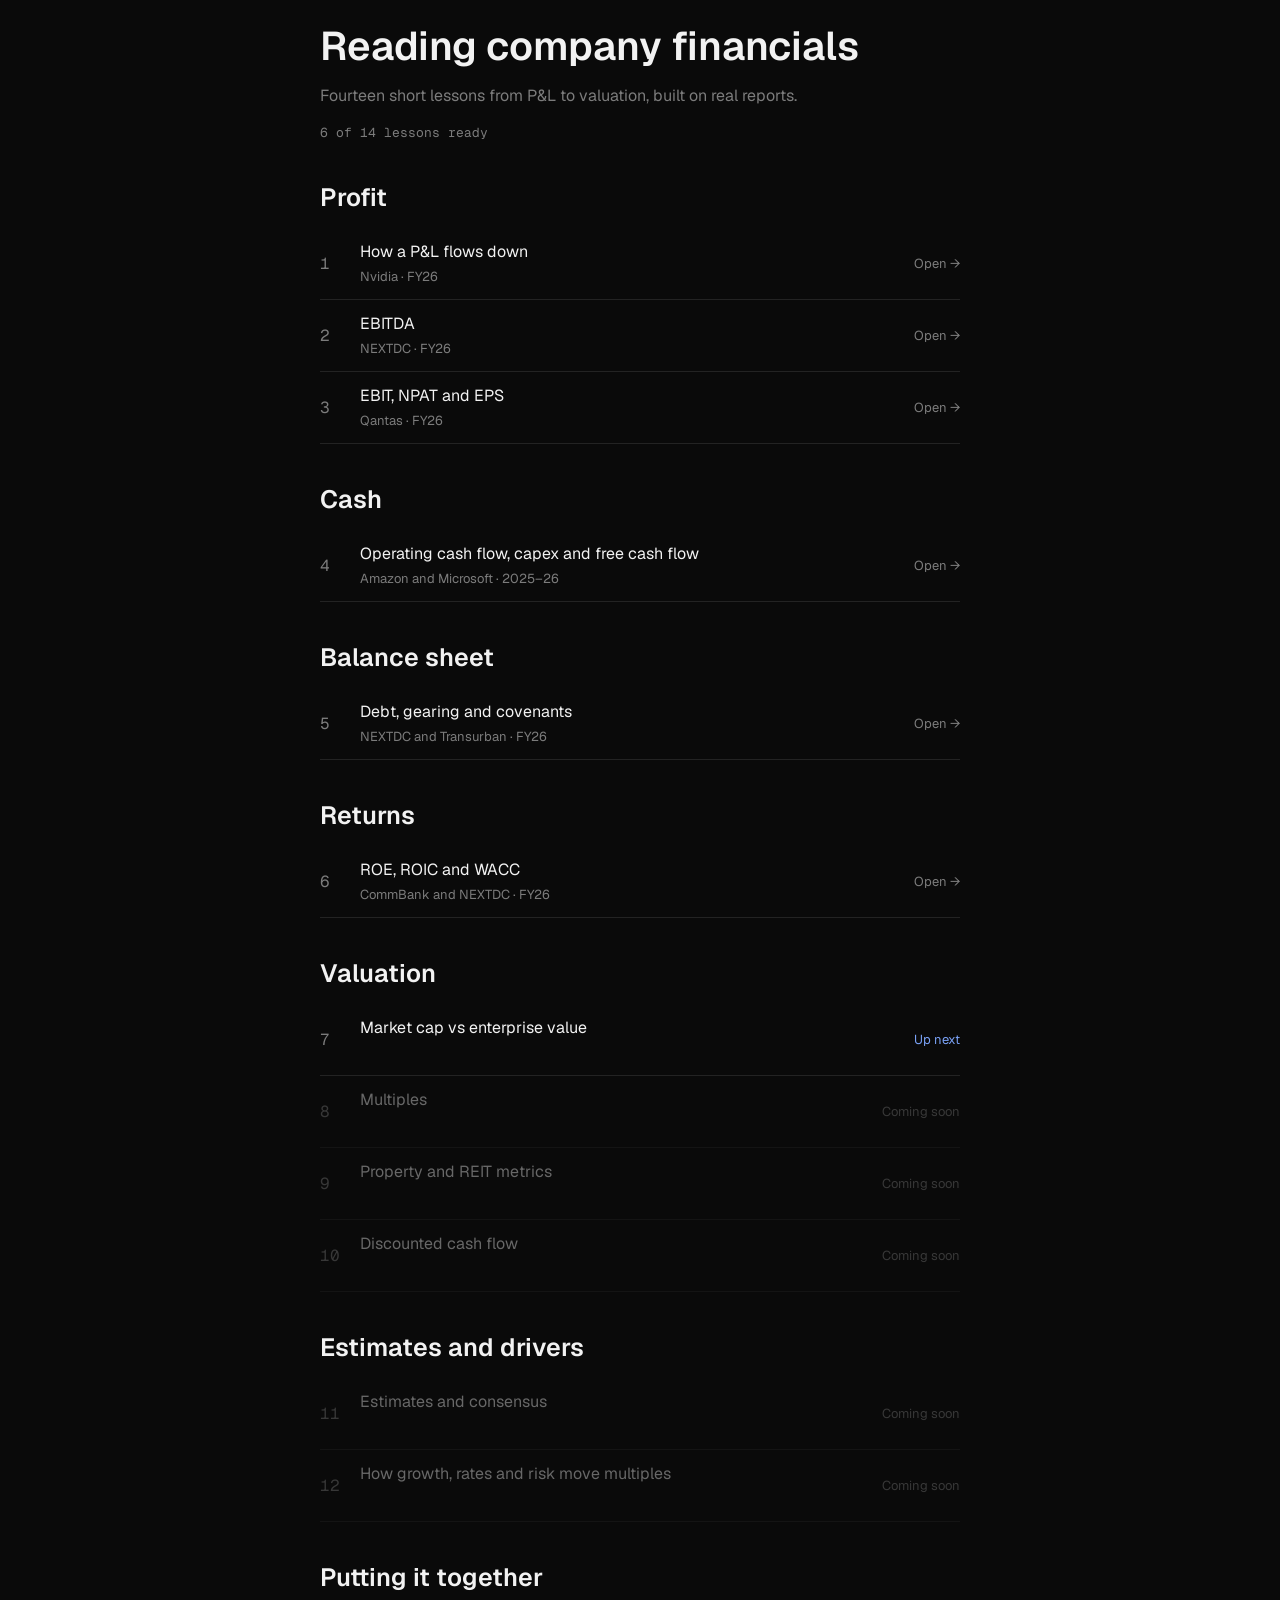
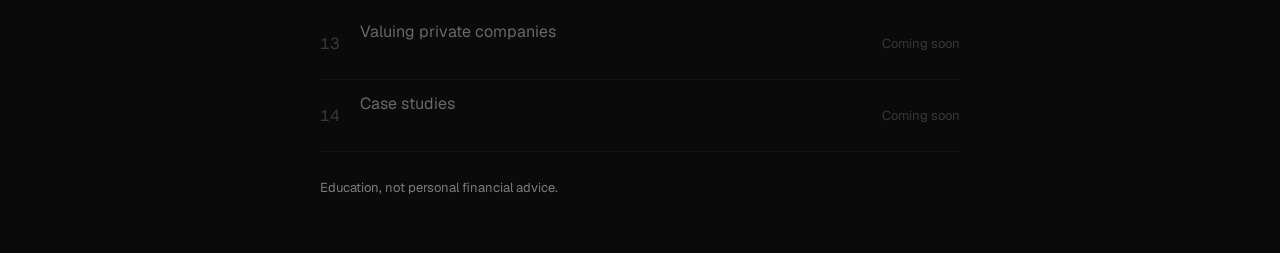
<file: index.html>
<!doctype html><html lang="en"><head><meta charset="utf-8"><meta name="viewport" content="width=device-width,initial-scale=1,viewport-fit=cover"><meta name="robots" content="noindex"><link rel="icon" href="data:,"><title>Reading company financials</title><link rel="stylesheet" href="assets/style.css"></head><body>
<main><h1 id="t"></h1><p id="p" style="color:var(--m)"></p><p class="mono lbl" id="prog"></p><div id="list"></div><p class="disc">Education, not personal financial advice.</p></main>
<script src="assets/lessons.js"></script><script>
const C=COURSE,L=LESSONS;t.textContent=C.title;p.textContent=C.promise;
prog.textContent=Object.values(L).filter(x=>x.status=="done").length+" of 14 lessons ready";
list.innerHTML=C.parts.map(pt=>`<h2>${pt.name}</h2>`+pt.ids.map(i=>{const x=L[i],s=x.status;
const built=s=='done';return `<${built?'a':'div'} class="lr ${s}"${built?` href="lesson-${i}.html"`:''}><span class="n">${i}</span><span class="tt">${x.title}<br><span class="lbl">${x.company?x.company+' · '+x.period:'&nbsp;'}</span></span><span class="st ${s}">${s=='done'?'Open →':s=='next'?'Up next':'Coming soon'}</span></${built?'a':'div'}>`}).join('')).join('');
</script></body></html>
</file>
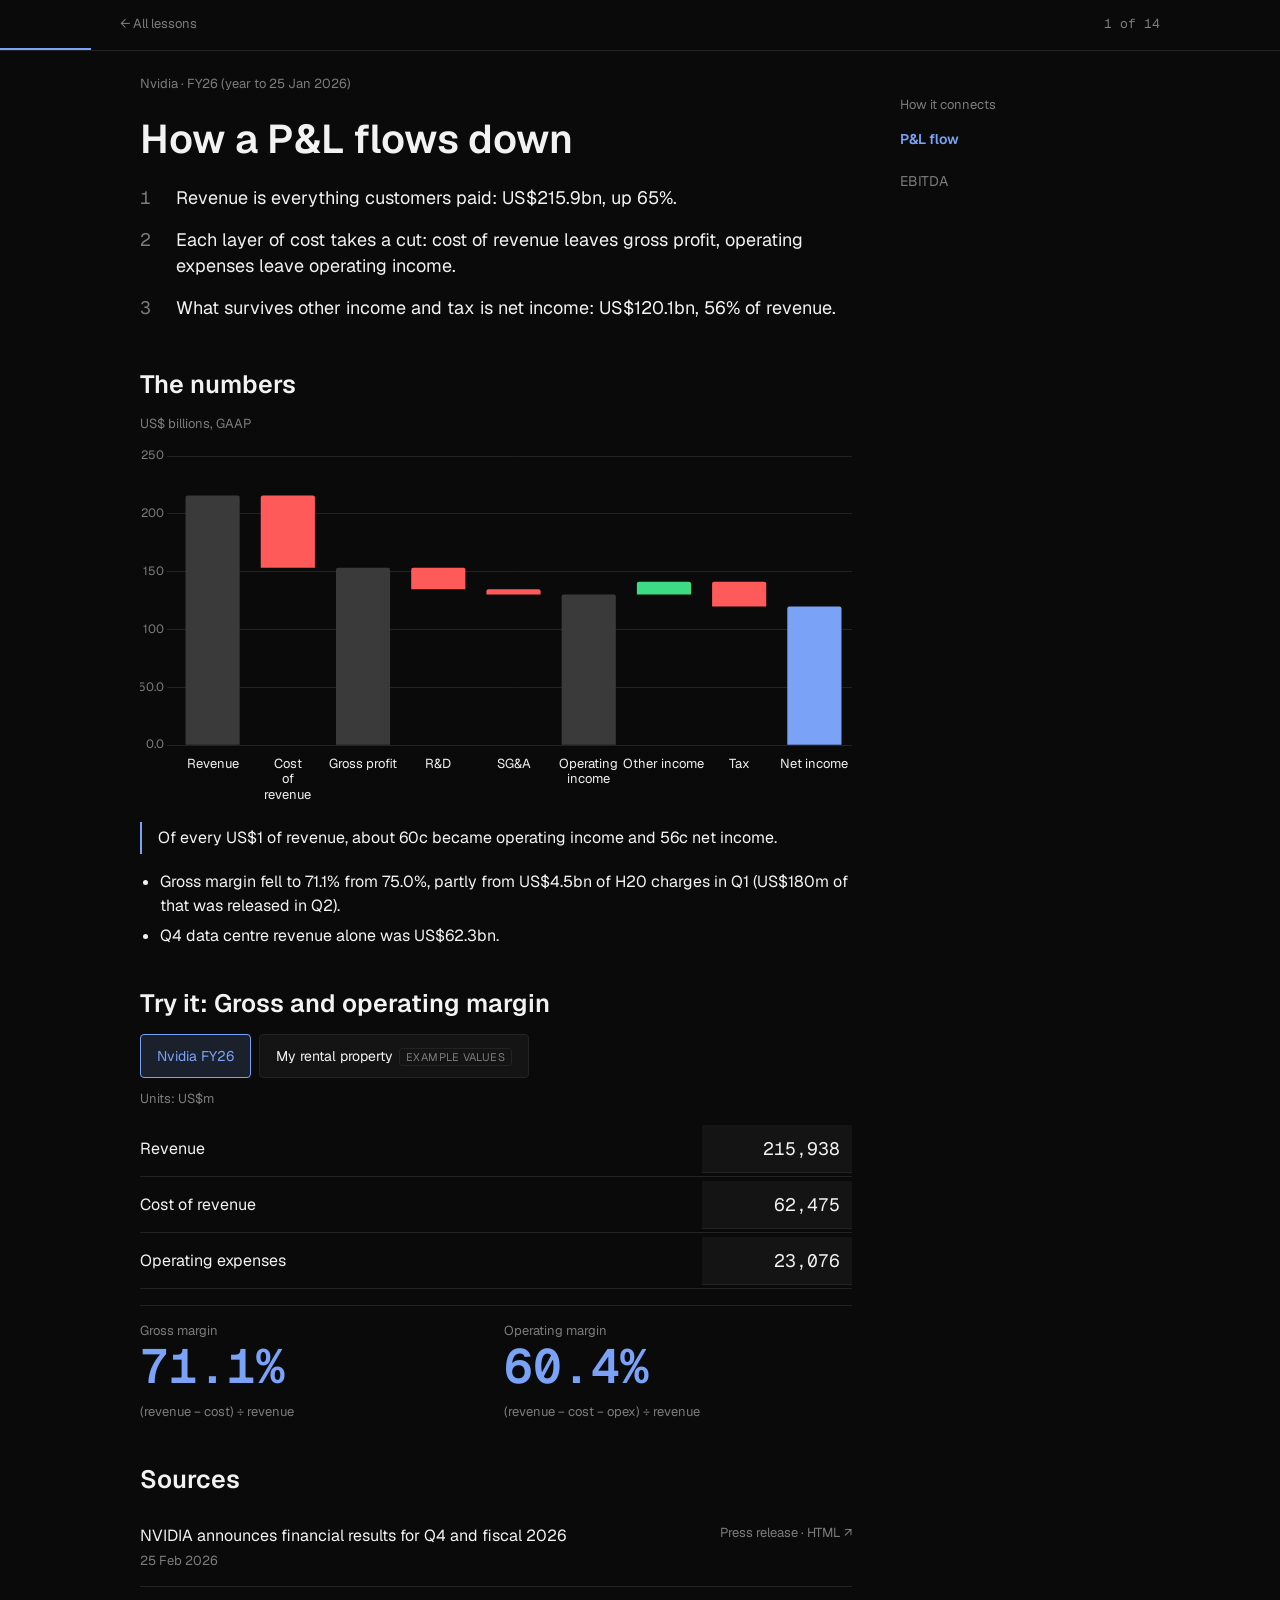
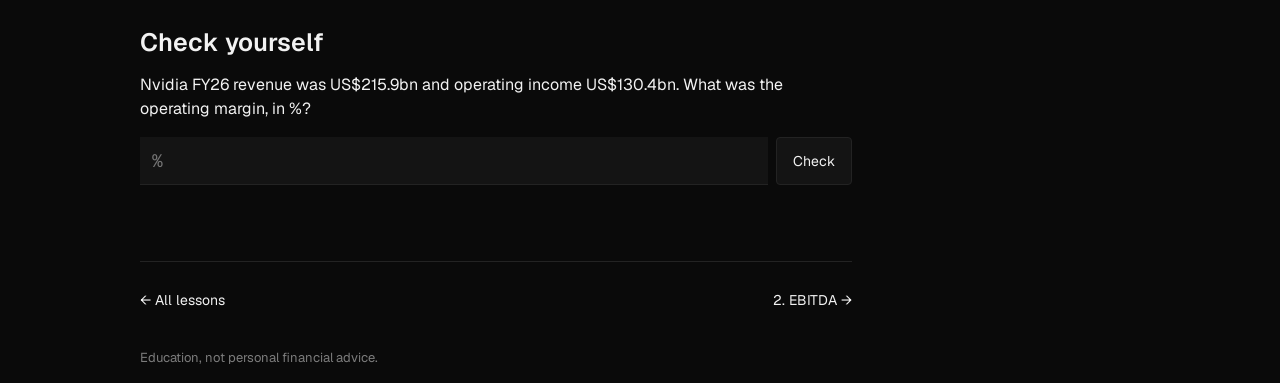
<file: lesson-1.html>
<!doctype html><html lang="en"><head><meta charset="utf-8"><meta name="viewport" content="width=device-width,initial-scale=1,viewport-fit=cover"><meta name="robots" content="noindex"><link rel="icon" href="data:,"><title>Lesson 1</title><link rel="stylesheet" href="assets/style.css"></head>
<body data-lesson="1"><noscript>This lesson needs JavaScript.</noscript>
<script src="assets/chart.umd.js"></script><script src="assets/lessons.js"></script><script src="assets/lesson.js"></script></body></html>
</file>
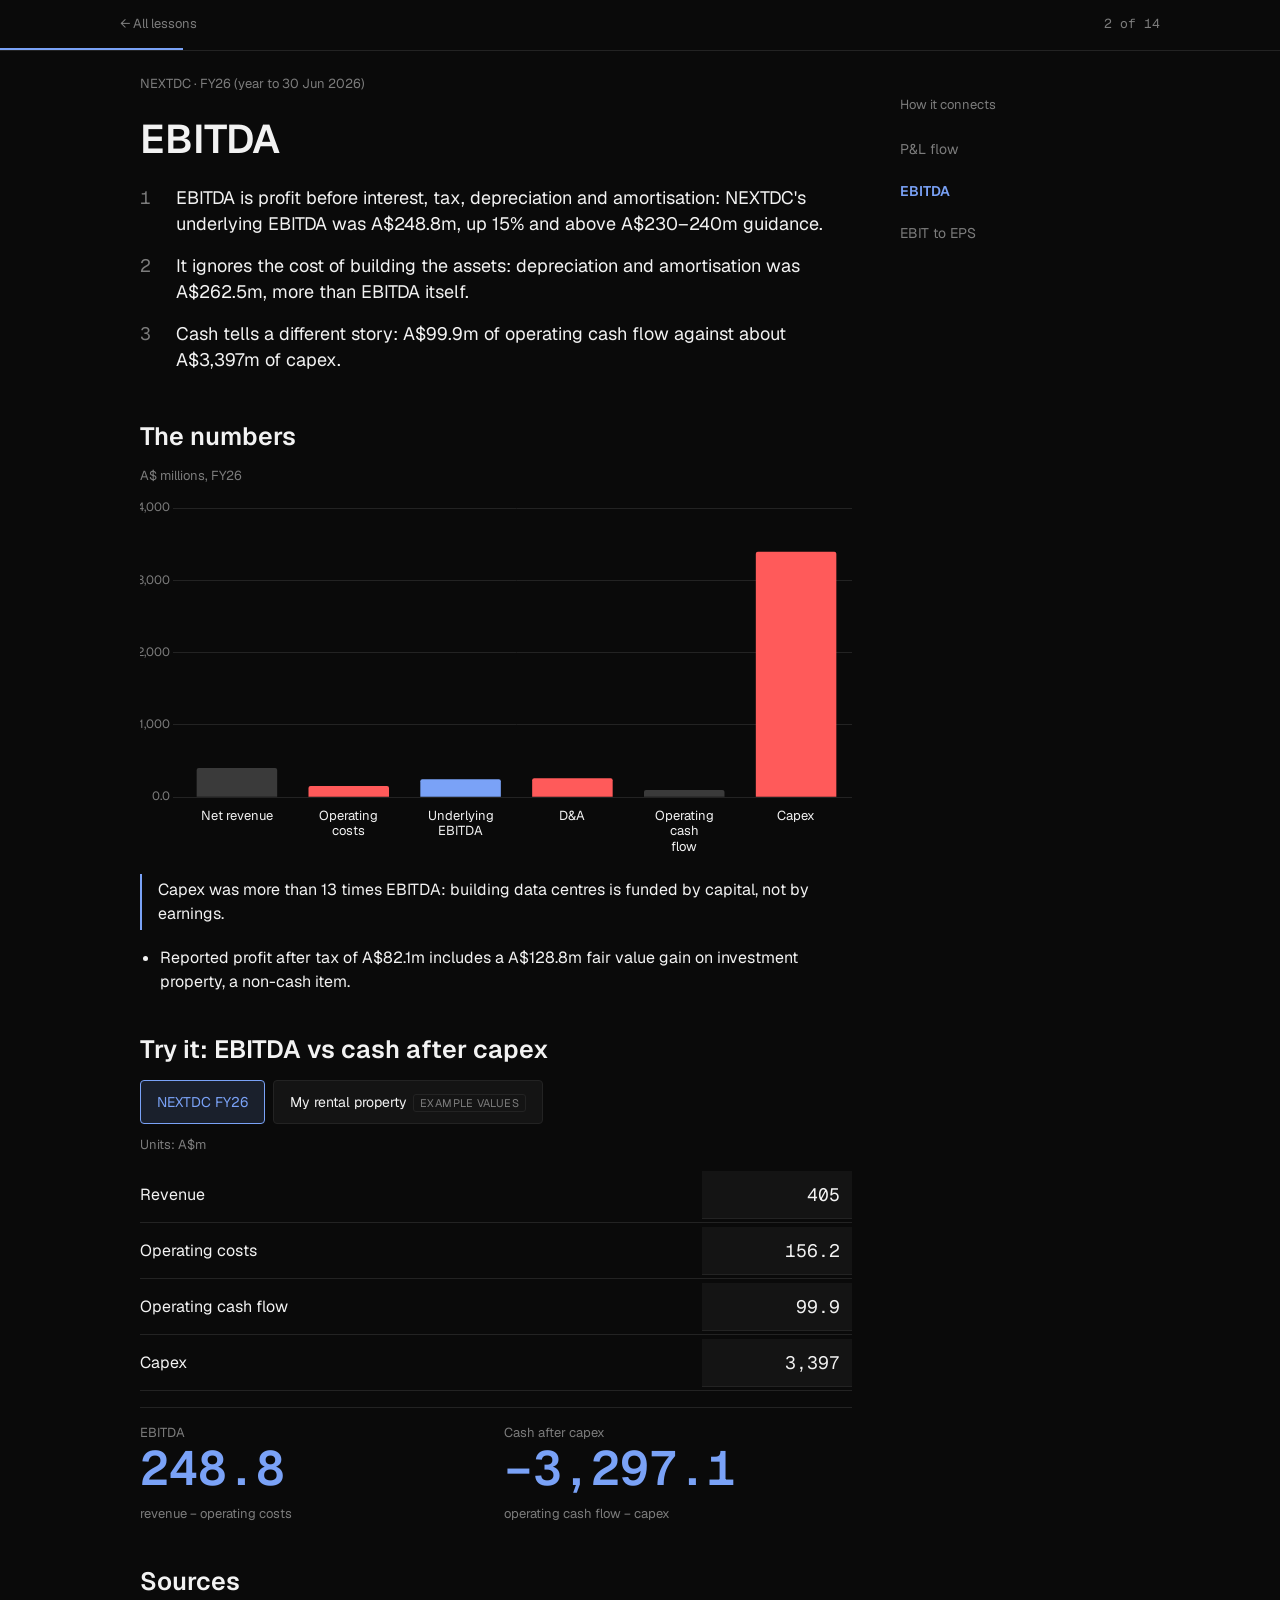
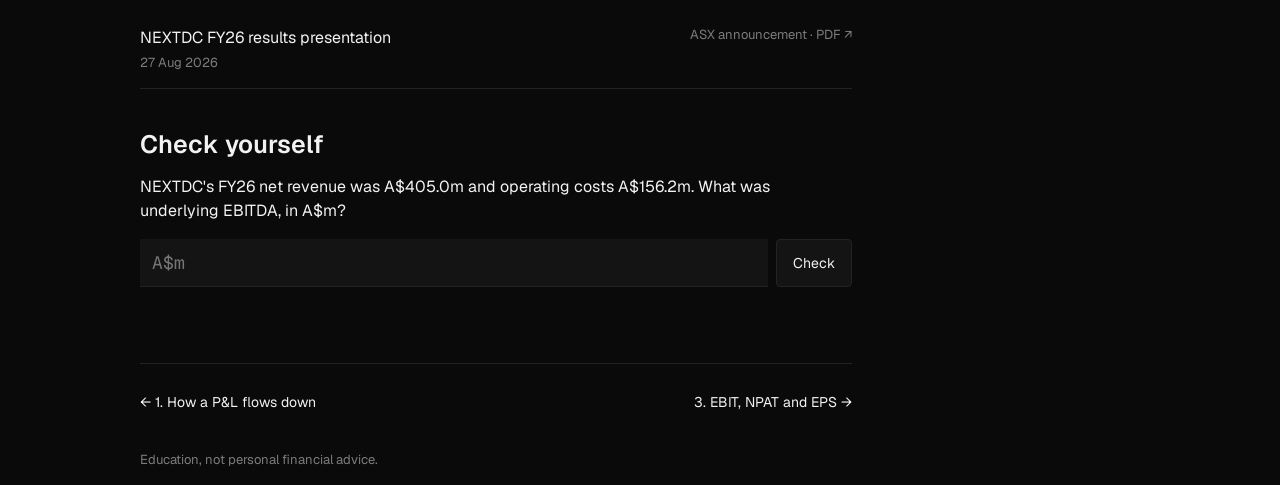
<file: lesson-2.html>
<!doctype html><html lang="en"><head><meta charset="utf-8"><meta name="viewport" content="width=device-width,initial-scale=1,viewport-fit=cover"><meta name="robots" content="noindex"><link rel="icon" href="data:,"><title>Lesson 2</title><link rel="stylesheet" href="assets/style.css"></head>
<body data-lesson="2"><noscript>This lesson needs JavaScript.</noscript>
<script src="assets/chart.umd.js"></script><script src="assets/lessons.js"></script><script src="assets/lesson.js"></script></body></html>
</file>
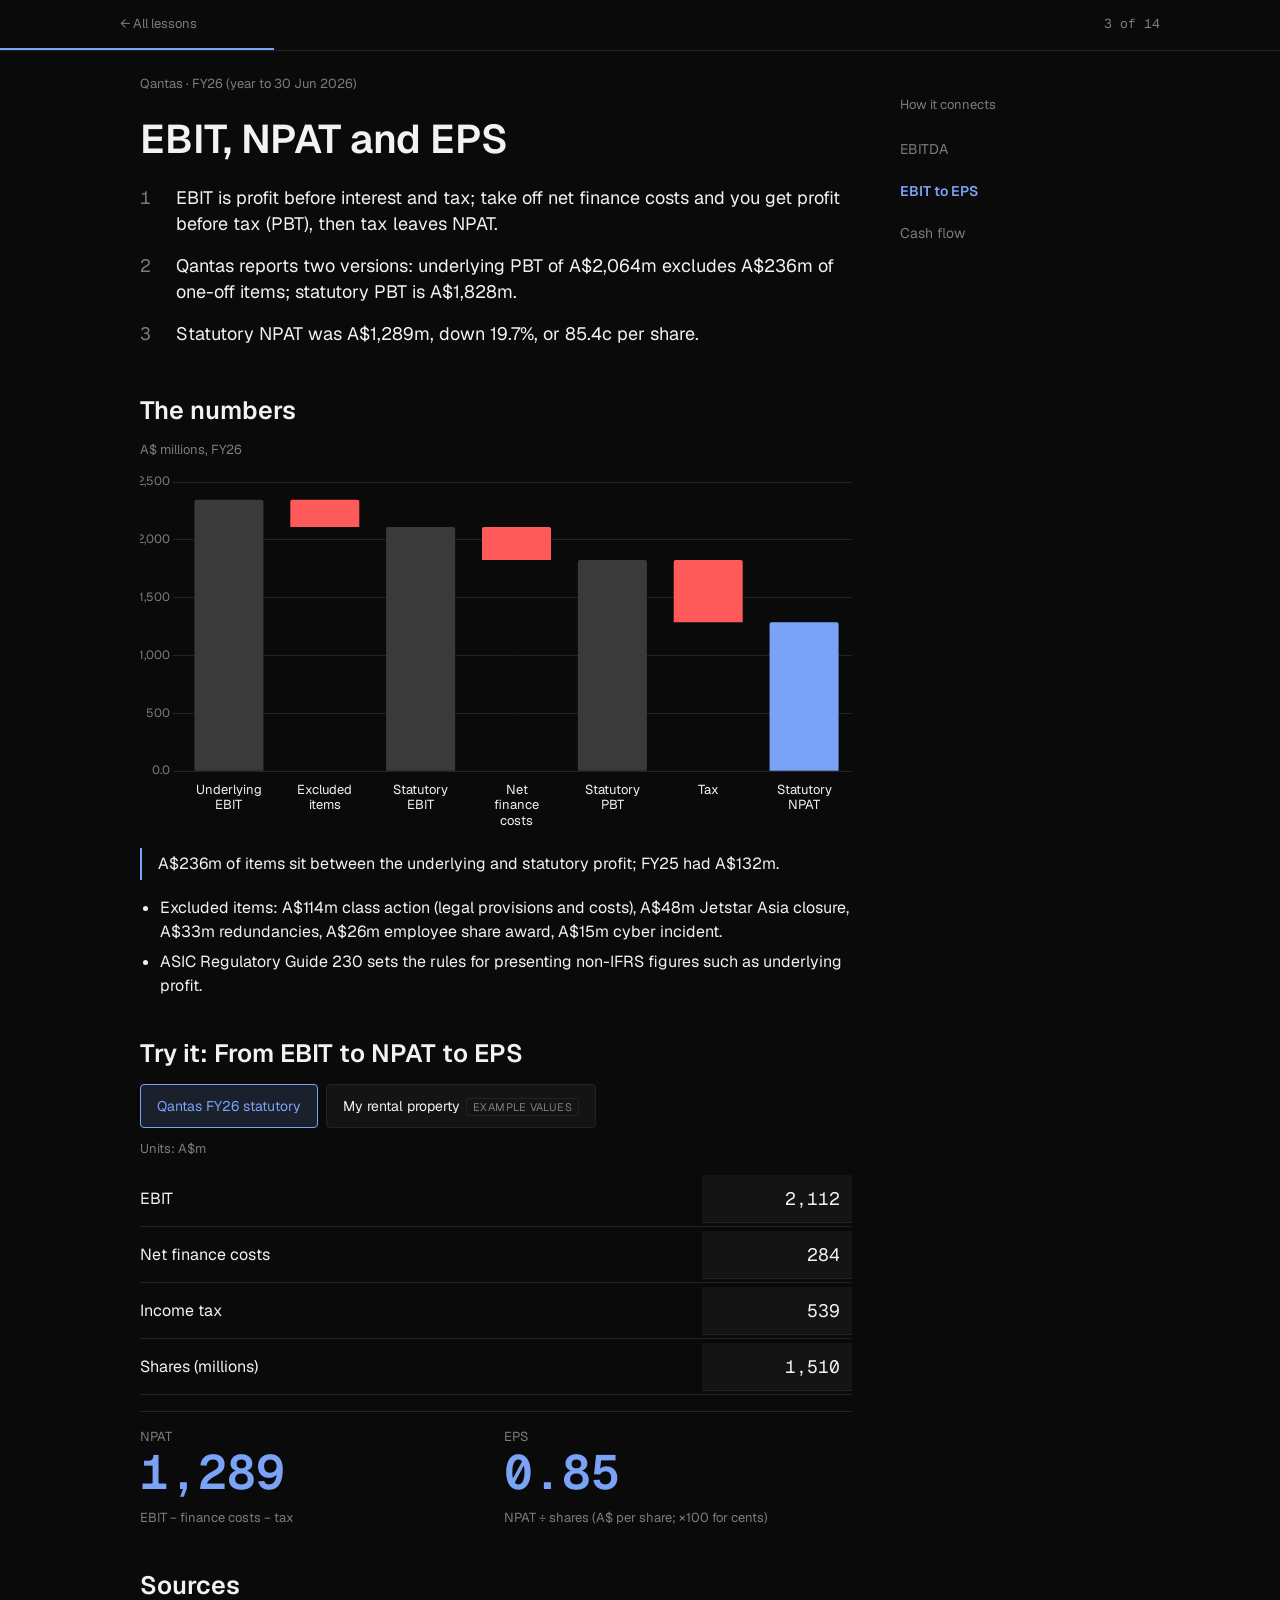
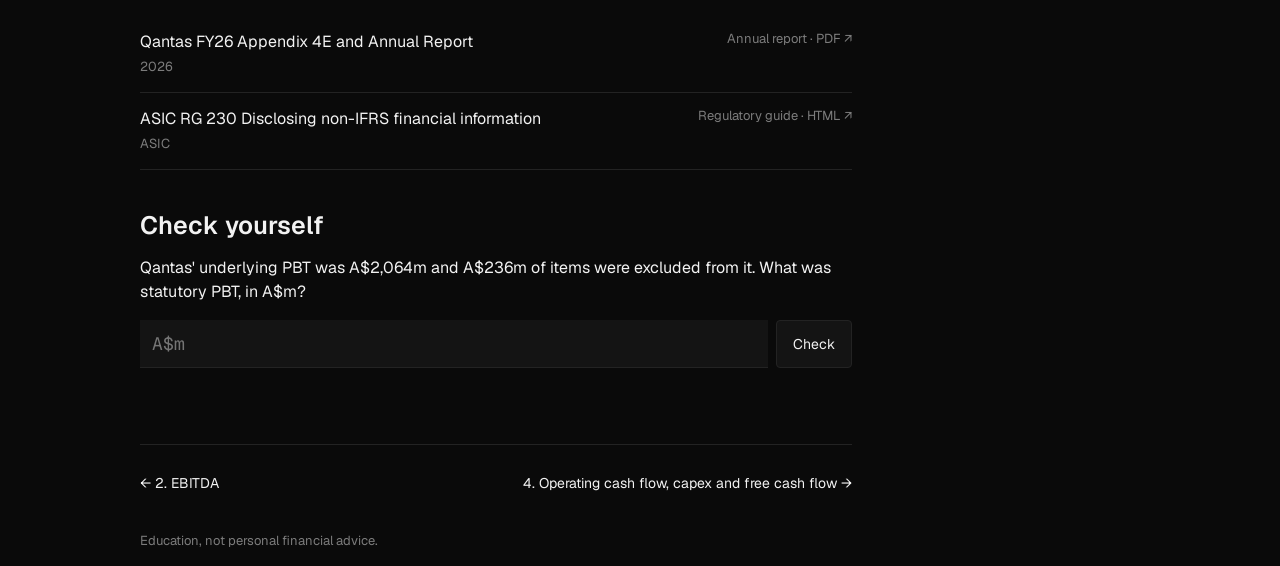
<file: lesson-3.html>
<!doctype html><html lang="en"><head><meta charset="utf-8"><meta name="viewport" content="width=device-width,initial-scale=1,viewport-fit=cover"><meta name="robots" content="noindex"><link rel="icon" href="data:,"><title>Lesson 3</title><link rel="stylesheet" href="assets/style.css"></head>
<body data-lesson="3"><noscript>This lesson needs JavaScript.</noscript>
<script src="assets/chart.umd.js"></script><script src="assets/lessons.js"></script><script src="assets/lesson.js"></script></body></html>
</file>
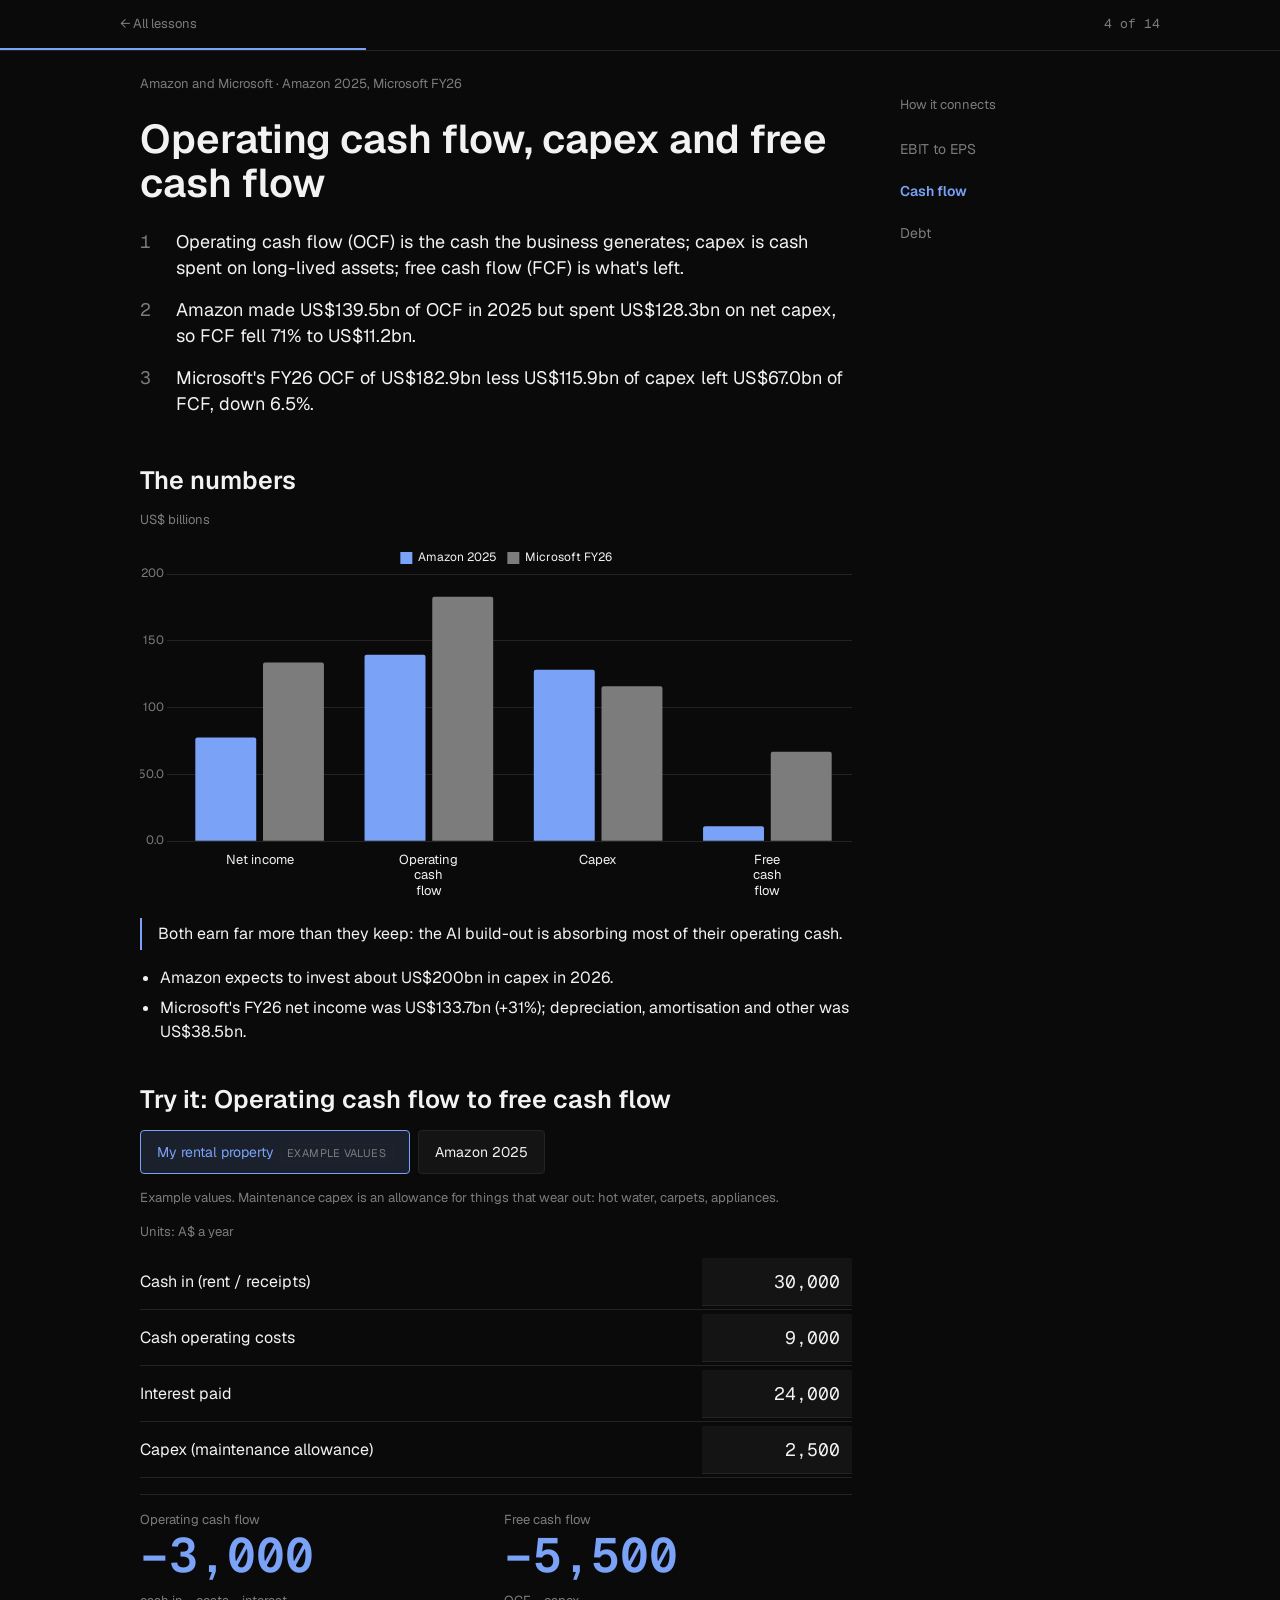
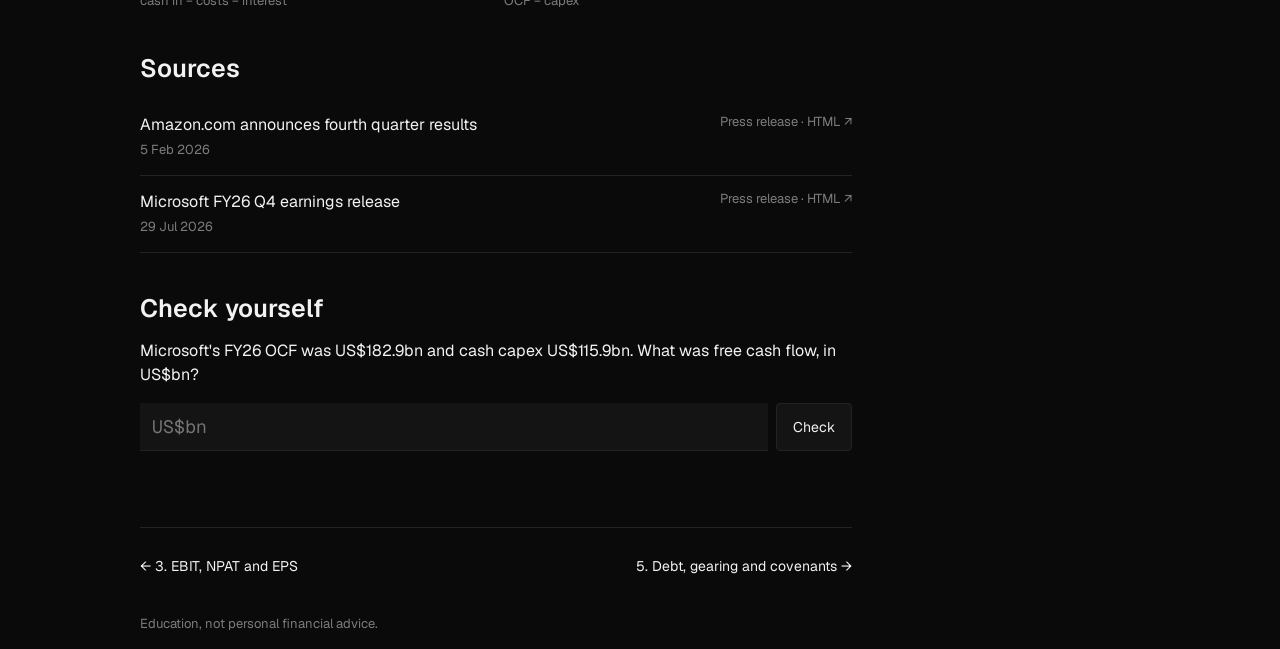
<file: lesson-4.html>
<!doctype html><html lang="en"><head><meta charset="utf-8"><meta name="viewport" content="width=device-width,initial-scale=1,viewport-fit=cover"><meta name="robots" content="noindex"><link rel="icon" href="data:,"><title>Lesson 4</title><link rel="stylesheet" href="assets/style.css"></head>
<body data-lesson="4"><noscript>This lesson needs JavaScript.</noscript>
<script src="assets/chart.umd.js"></script><script src="assets/lessons.js"></script><script src="assets/lesson.js"></script></body></html>
</file>
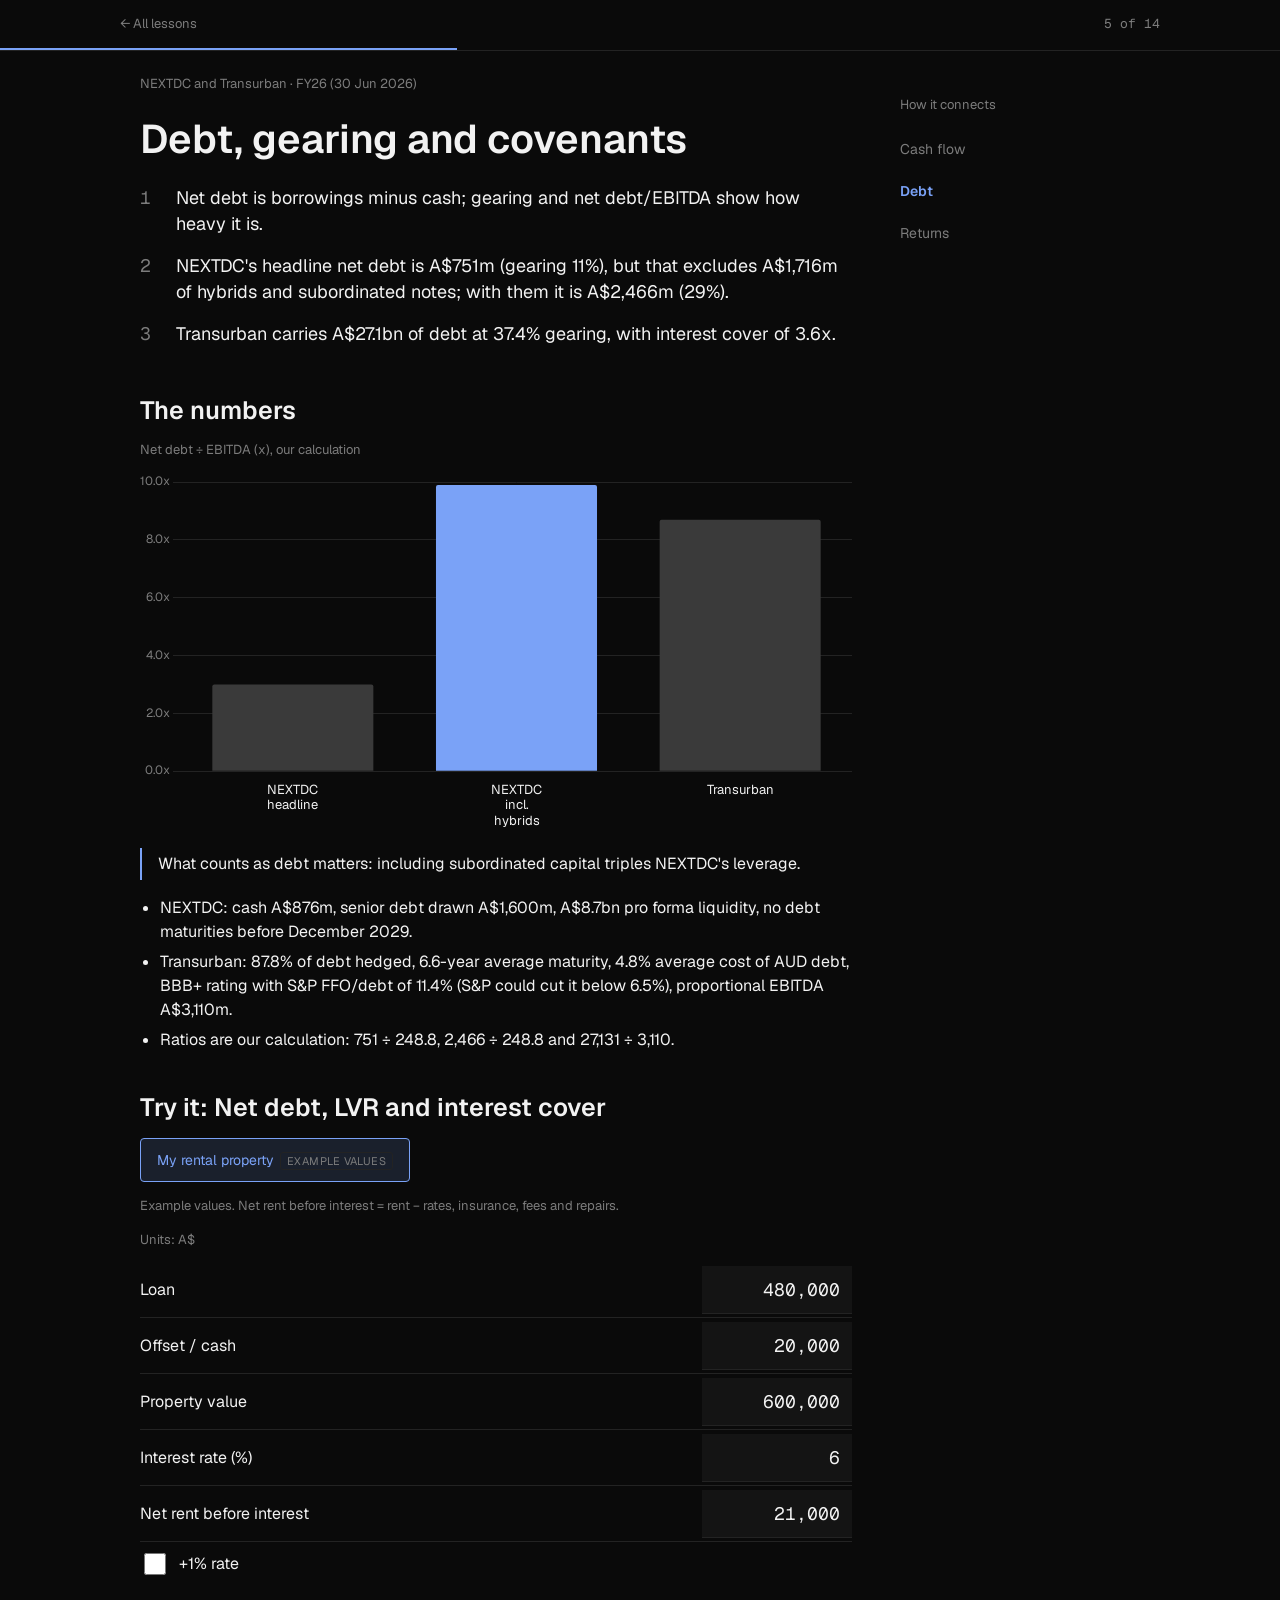
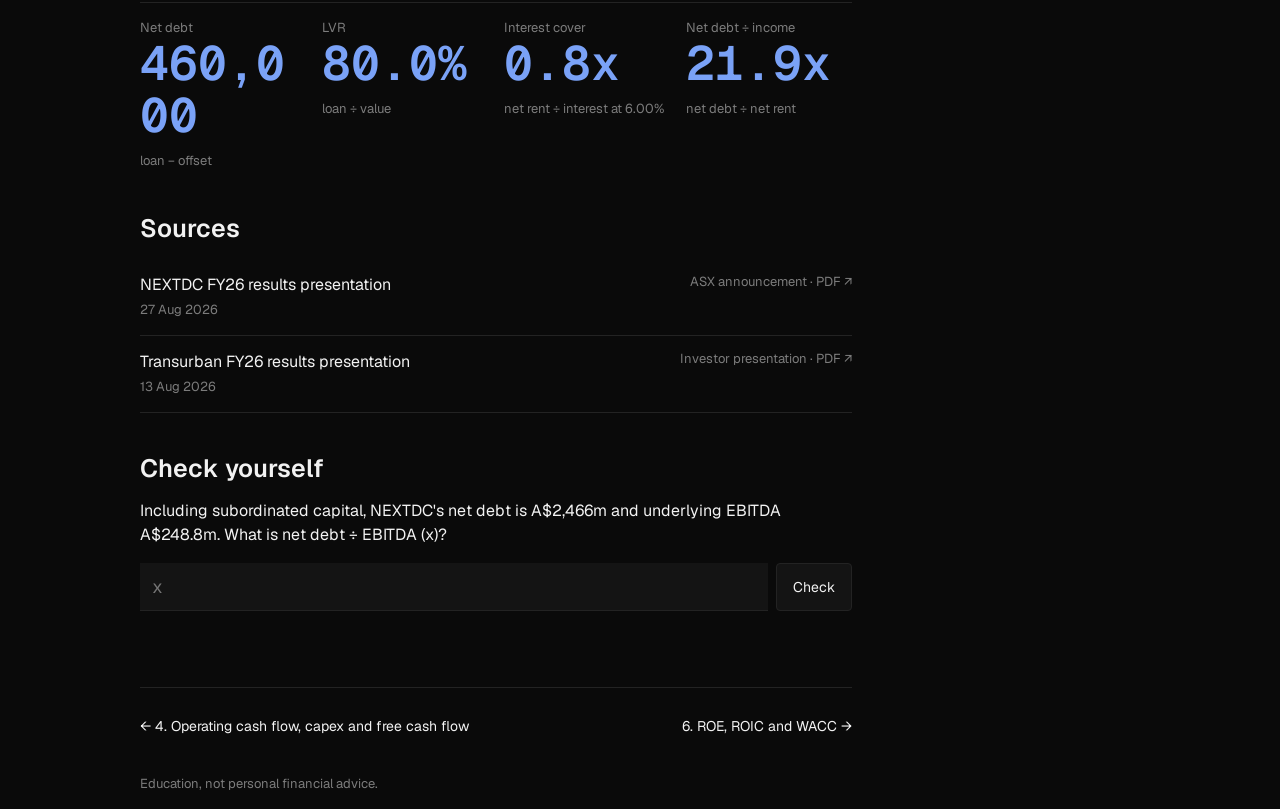
<file: lesson-5.html>
<!doctype html><html lang="en"><head><meta charset="utf-8"><meta name="viewport" content="width=device-width,initial-scale=1,viewport-fit=cover"><meta name="robots" content="noindex"><link rel="icon" href="data:,"><title>Lesson 5</title><link rel="stylesheet" href="assets/style.css"></head>
<body data-lesson="5"><noscript>This lesson needs JavaScript.</noscript>
<script src="assets/chart.umd.js"></script><script src="assets/lessons.js"></script><script src="assets/lesson.js"></script></body></html>
</file>
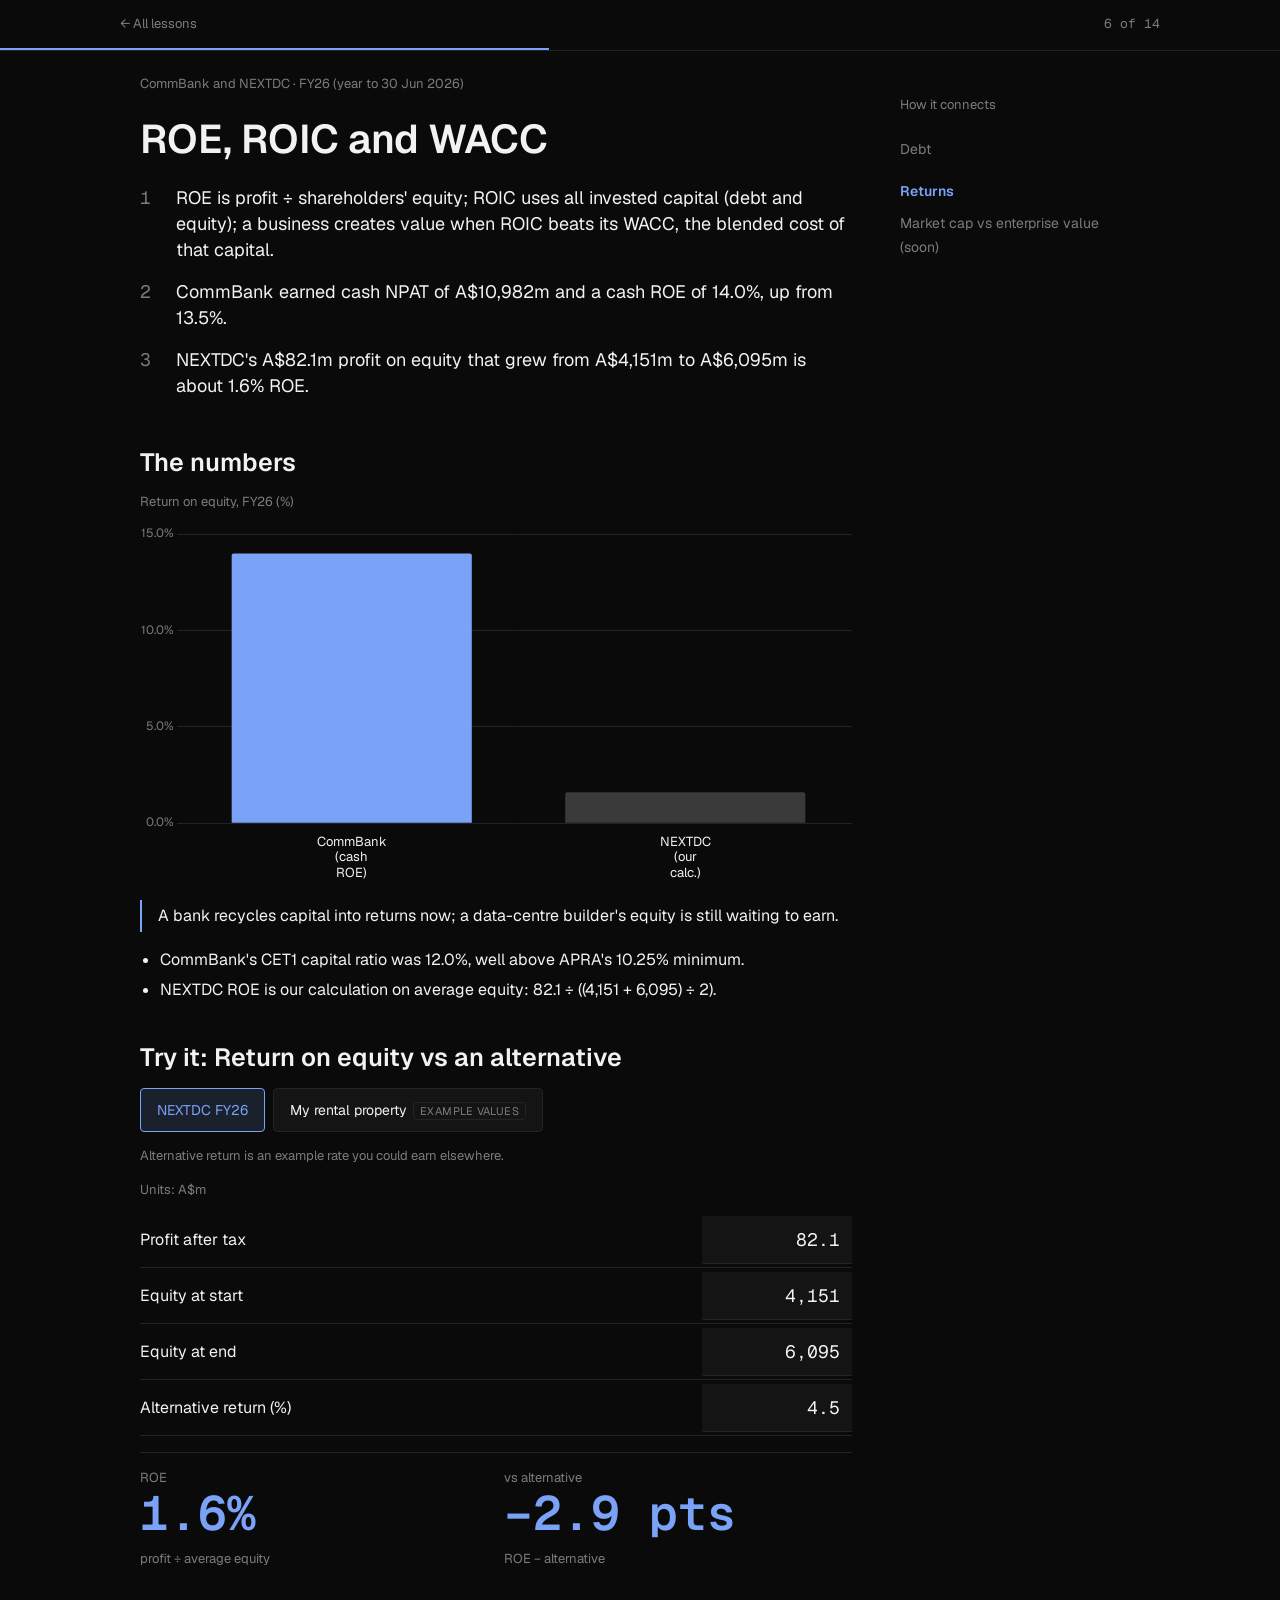
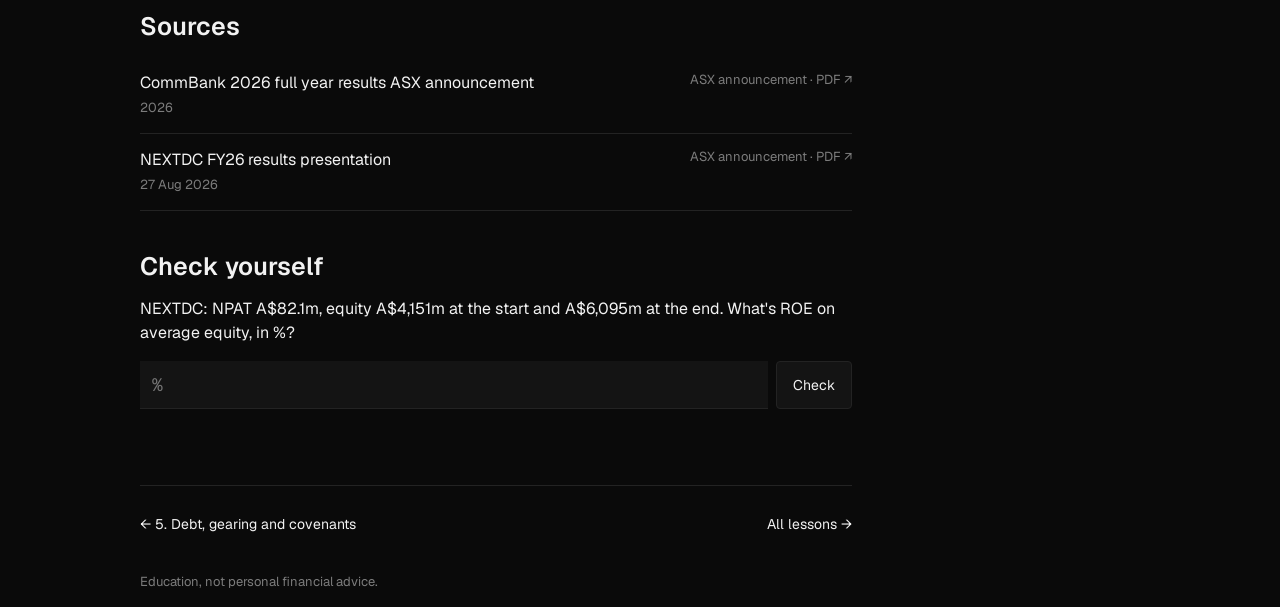
<file: lesson-6.html>
<!doctype html><html lang="en"><head><meta charset="utf-8"><meta name="viewport" content="width=device-width,initial-scale=1,viewport-fit=cover"><meta name="robots" content="noindex"><link rel="icon" href="data:,"><title>Lesson 6</title><link rel="stylesheet" href="assets/style.css"></head>
<body data-lesson="6"><noscript>This lesson needs JavaScript.</noscript>
<script src="assets/chart.umd.js"></script><script src="assets/lessons.js"></script><script src="assets/lesson.js"></script></body></html>
</file>
<file: assets/style.css>
@font-face{font-family:Geist;src:url(fonts/Geist.ttf);font-weight:100 900}
@font-face{font-family:"Geist Mono";src:url(fonts/GeistMono.ttf);font-weight:100 900}
:root{--bg:#0A0A0A;--s:#141414;--d:#232323;--t:#F2F2F2;--m:#7C7C7C;/* ACCENT: Des set A (ice blue). Change --a only; tints derive from it. */--a:#7AA2F7;--a-tint:color-mix(in srgb,var(--a) 14%,transparent);--a-line:color-mix(in srgb,var(--a) 45%,transparent);--g:#3DDC84;--l:#FF5A5A}
*{box-sizing:border-box}body{margin:0;background:var(--bg);color:var(--t);font:16px/24px Geist,sans-serif}
.mono,input{font-family:"Geist Mono",monospace;font-variant-numeric:tabular-nums}
a{color:var(--t)}main{max-width:720px;margin:0 auto;padding:0 20px 40px}
@media(min-width:768px){main{padding:0 40px 40px}}
h1{font-size:40px;line-height:44px;font-weight:600;margin:24px 0 8px}h2{font-size:25px;line-height:30px;font-weight:600;margin:40px 0 16px}
.lbl{font-size:13px;line-height:18px;color:var(--m)}
.top{position:sticky;top:0;z-index:5;background:var(--bg);border-bottom:1px solid var(--d)}
.top .in{max-width:720px;margin:0 auto;padding:0 20px;height:48px;display:flex;align-items:center;justify-content:space-between}
.top a{text-decoration:none;color:var(--m);font-size:13px}.bar{height:2px;background:var(--a)}
ol.sum{padding:0;list-style:none;counter-reset:s}ol.sum li{counter-increment:s;font-size:18px;line-height:26px;padding:8px 0 8px 36px;position:relative}
ol.sum li:before{content:counter(s);position:absolute;left:0;font-family:"Geist Mono";color:var(--m)}
.chart{height:280px;position:relative}@media(min-width:768px){.chart{height:360px}}
.row{display:flex;justify-content:space-between;align-items:center;min-height:56px;border-bottom:1px solid var(--d);gap:12px}
.row input{width:150px;height:48px;background:var(--s);border:0;border-bottom:1px solid var(--d);color:var(--t);font-size:18px;text-align:right;padding:0 12px}
.row input:focus{outline:none;border-bottom-color:var(--a)}.row input.bad{border-bottom:2px solid var(--l)}
.seg{display:flex;gap:8px;margin:8px 0 16px;flex-wrap:wrap}.seg button,.btn{min-height:44px;padding:0 16px;background:var(--s);color:var(--t);border:1px solid var(--d);border-radius:4px;font:inherit;font-size:14px}
.seg button.on{border-color:var(--a);color:var(--a)}
.res{display:grid;grid-template-columns:1fr 1fr;gap:16px;margin-top:16px;padding-top:16px;border-top:1px solid var(--d)}
.big{font:600 40px/48px "Geist Mono";color:var(--a)}@media(min-width:768px){.big{font-size:48px;line-height:52px}}
.ex{color:var(--m);font-size:13px;margin-top:8px}.src a{display:flex;justify-content:space-between;text-decoration:none;padding:14px 0;border-bottom:1px solid var(--d);gap:12px}
.fb{margin-top:12px;min-height:24px}.ok{color:var(--g)}.no{color:var(--l)}
.conn{display:flex;gap:8px;align-items:center;flex-wrap:wrap;font-size:14px;color:var(--m)}.conn .cur{color:var(--a)}
.foot{display:flex;justify-content:space-between;margin-top:40px;padding-top:16px;border-top:1px solid var(--d)}.foot a{text-decoration:none;font-size:14px}
.disc{color:var(--m);font-size:13px;margin-top:24px}
.lr{display:flex;align-items:center;min-height:72px;border-bottom:1px solid var(--d);gap:16px;text-decoration:none}
.lr .n{font-family:"Geist Mono";color:var(--m);width:24px}.lr .tt{flex:1}.lr .st{font-size:13px;color:var(--m)}.lr .st.next{color:var(--a)}.lr.soon{opacity:.4}
@media(prefers-reduced-motion:reduce){*{transition:none!important;animation:none!important}}

.top .in{max-width:1080px}.wrap{max-width:1080px;margin:0 auto}
@media(min-width:1024px){.wrap{display:grid;grid-template-columns:minmax(0,720px) 240px;gap:48px;padding:0 40px;justify-content:center}.wrap main{padding:0;margin:0}.rail{position:sticky;top:72px;align-self:start;margin-top:32px}.rail .conn{flex-direction:column;align-items:flex-start}.rail .conn .arr{display:none}.inline-conn{display:none}}
@media(max-width:1023px){.rail{display:none}}
.conn a{text-decoration:none;color:var(--m);min-height:44px;display:inline-flex;align-items:center}.conn .cur{color:var(--a);font-weight:600}
.seg button.on{background:var(--a-tint)}.preset-note{color:var(--m);font-size:13px;margin:-4px 0 8px}
.tag{font-size:11px;letter-spacing:.04em;text-transform:uppercase;color:var(--m);border:1px solid var(--d);border-radius:3px;padding:1px 6px;margin-left:6px}
.res{grid-template-columns:repeat(auto-fit,minmax(150px,1fr))}.res .big{word-break:break-all}
.row label{flex:1}.row input{max-width:55%}.row input::placeholder{color:var(--m)}
.exin{display:flex;gap:8px;flex-wrap:wrap}.exin input{flex:1;min-width:0;height:48px;background:var(--s);border:0;border-bottom:1px solid var(--d);color:var(--t);font-size:18px;padding:0 12px}
.btn{cursor:pointer}.btn:focus-visible,.seg button:focus-visible,a:focus-visible{outline:2px solid var(--a);outline-offset:2px}
.skel{height:100%;border-radius:4px;background:linear-gradient(90deg,var(--s),#1c1c1c,var(--s));background-size:200% 100%;animation:sk 1.2s infinite}@keyframes sk{to{background-position:-200% 0}}
.err{display:flex;align-items:center;justify-content:center;height:100%;color:var(--m);border:1px dashed var(--d);border-radius:4px}
.notes li{margin:6px 0;color:var(--t)}.notes{padding-left:20px}.take{border-left:2px solid var(--a);padding:4px 0 4px 16px;margin:16px 0}
.foot a{min-height:44px;display:inline-flex;align-items:center;max-width:48%}.toggle{display:flex;align-items:center;gap:10px;min-height:44px}
.toggle input{width:22px;height:22px;accent-color:var(--a)}
</file>
